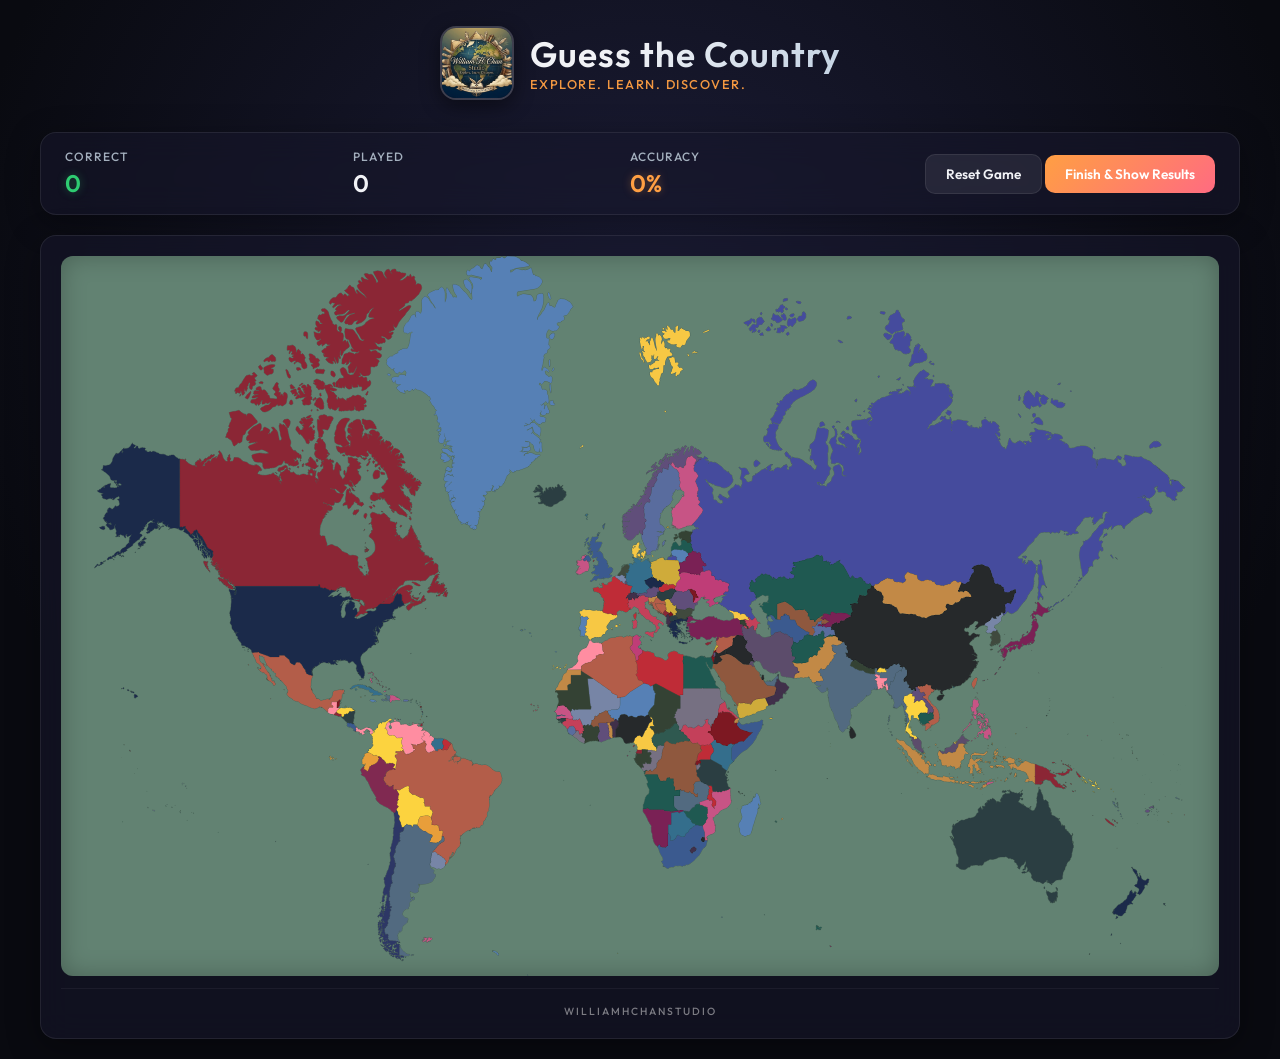
<file: guess-the-country/index.html>
<!DOCTYPE html>
<html lang="en">
<head>
    <meta charset="UTF-8">
    <meta name="viewport" content="width=device-width, initial-scale=1.0">
    <title>Guess the Country</title>

    <!-- Open Graph / Facebook / Meta Debugger -->
    <meta property="og:type" content="website" />
    <meta property="og:url" content="https://guess-thecountry.netlify.app/" />
    <meta property="og:title" content="Guess the Country - Country Trivia Game" />
    <meta property="og:description" content="Test your geography skills with Guess the Country, a premium timezone-based global guessing game!" />
    <meta property="og:image" content="https://guess-thecountry.netlify.app/og-image.jpg" />
    <meta property="og:image:width" content="1024" />
    <meta property="og:image:height" content="1024" />
    <meta property="og:image:type" content="image/jpeg" />

    <!-- Twitter -->
    <meta name="twitter:card" content="summary_large_image" />
    <meta name="twitter:title" content="Guess the Country - Country Trivia Game" />
    <meta name="twitter:description" content="Test your geography skills with Guess the Country, a premium timezone-based global guessing game!" />
    <meta name="twitter:image" content="https://guess-thecountry.netlify.app/og-image.jpg" />

    <link rel="stylesheet" href="style.css">
    <link rel="manifest" href="manifest.json">
    <meta name="theme-color" content="#09131d">
    <meta name="apple-mobile-web-app-capable" content="yes">
    <meta name="apple-mobile-web-app-status-bar-style" content="black-translucent">

    <!-- Touch Icons for iPhone/iPad & Android Home Screen -->
    <link rel="apple-touch-icon" sizes="180x180" href="phone-icon.png">
    <link rel="icon" type="image/png" sizes="180x180" href="phone-icon.png">

    <!-- Google Fonts for premium typography -->
    <link rel="preconnect" href="https://fonts.googleapis.com">
    <link rel="preconnect" href="https://fonts.gstatic.com" crossorigin>
    <link href="https://fonts.googleapis.com/css2?family=Outfit:wght@300;400;600;800&display=swap" rel="stylesheet">
</head>
<body>
    <div class="app-container">
        <!-- Header Section -->
        <header class="main-header">
            <div class="logo-area">
                <img src="brand-logo.png" alt="William H. Chan Studio - Guess the Country" class="game-logo-img">
                <div class="header-titles">
                    <h1>Guess the Country</h1>
                    <p class="header-tagline">Explore. Learn. Discover.</p>
                </div>
            </div>
        </header>

        <!-- Stats Bar -->
        <section class="stats-bar glass-panel">
            <div class="stat-box">
                <span class="stat-label">Correct</span>
                <span class="stat-value text-success" id="stats-correct">0</span>
            </div>
            <div class="stat-box">
                <span class="stat-label">Played</span>
                <span class="stat-value" id="stats-played">0</span>
            </div>
            <div class="stat-box">
                <span class="stat-label">Accuracy</span>
                <span class="stat-value text-accent" id="stats-accuracy">0%</span>
            </div>
            <div class="action-box">
                <button id="btn-reset-main" class="btn btn-secondary">Reset Game</button>
                <button id="btn-finish" class="btn btn-primary btn-glow">Finish & Show Results</button>
            </div>
        </section>

        <!-- Main Map Screen -->
        <main class="map-container glass-panel">
            <!-- Loading Indicator -->
            <div id="map-loader" class="loader-container">
                <div class="spinner"></div>
                <p>Aligning satellite telemetry...</p>
            </div>

            <!-- Single World Map Viewport -->
            <div id="map-viewport" class="map-viewport"></div>

            <!-- Bottom-Left Legend Panel for Small Countries -->
            <div id="map-legend" class="map-legend-panel" style="display: none;">
                <div class="map-legend-title">Country Index</div>
                <div id="legend-list" class="legend-list">
                    <!-- Injected dynamically via JS -->
                </div>
            </div>

            <!-- Watermark Underneath the Map Viewport -->
            <div class="watermark-footer">WILLIAMHCHANSTUDIO</div>
        </main>
    </div>

    <!-- Quiz Overlay Modal -->
    <div id="quiz-modal" class="modal-overlay" style="display: none;">
        <div class="modal-card glass-panel">
            <div class="modal-header">
                <h3>Guess the Country</h3>
            </div>
            
            <div class="modal-body">
                <p class="instruction">Identify the highlighted territory on the map:</p>
                <div class="choices-list" id="choices-container">
                    <!-- Buttons injected via JS -->
                </div>
                <div id="quiz-feedback" class="quiz-feedback"></div>
            </div>

            <div class="modal-footer" id="modal-footer" style="display: none;">
                <button id="btn-modal-close" class="btn btn-secondary">Close Window</button>
            </div>
        </div>
    </div>

    <!-- End Results Screen Overlay -->
    <div id="end-screen" class="end-screen-overlay" style="display: none;">
        <div class="end-card glass-panel">
            <h2>Guess the Country Completed</h2>
            <p class="subtitle">Your Global Navigation Report</p>

            <div class="score-visualization">
                <div class="radial-progress">
                    <svg viewBox="0 0 100 100">
                        <circle class="bg" cx="50" cy="50" r="45"></circle>
                        <circle id="radial-progress-bar" class="bar" cx="50" cy="50" r="45" stroke-dasharray="282.7" stroke-dashoffset="282.7"></circle>
                    </svg>
                    <div class="radial-label">
                        <span id="radial-pct" class="pct">0%</span>
                        <span class="fraction" id="radial-fraction">0 / 0</span>
                    </div>
                </div>
            </div>

            <div class="summary-details">
                <div class="summary-box">
                    <span class="label">Correct Countries</span>
                    <span class="value text-success" id="end-correct">0</span>
                </div>
                <div class="summary-box">
                    <span class="label">Total Played</span>
                    <span class="value" id="end-played">0</span>
                </div>
                <div class="summary-box">
                    <span class="label">Rank</span>
                    <span class="value text-accent" id="end-rank">Novice Navigator</span>
                </div>
            </div>

            <h3>Chronicle of Conquests</h3>
            <div class="played-list-container">
                <ul class="played-list" id="end-played-list">
                    <!-- Injected via JS -->
                </ul>
            </div>

            <div class="end-actions">
                <button id="btn-resume-explore" class="btn btn-secondary">Review Maps</button>
                <button id="btn-restart-game" class="btn btn-primary btn-glow">Reset & Restart Game</button>
            </div>
        </div>
    </div>

    <!-- Load Local SVG data & Main Game Logic -->
    <script src="svg-data.js"></script>
    <script src="app.js"></script>
</body>
</html>
</file>
<file: guess-the-country/style.css>
/* ==========================================================================
   CHRONO-QUEST DESIGN SYSTEM (style.css)
   ========================================================================== */

:root {
    /* Color Palette */
    --bg-dark: #090a10;
    --bg-deep: #121324;
    --bg-panel: rgba(22, 23, 42, 0.6);
    --border-color: rgba(255, 255, 255, 0.08);
    --text-primary: #f1f2f6;
    --text-muted: #a4b0be;
    
    /* Neon Accents */
    --accent: #ff9f43;
    --accent-glow: rgba(255, 159, 67, 0.35);
    --success: #2ecc71;
    --success-glow: rgba(46, 204, 113, 0.35);
    --danger: #ff4757;
    --danger-glow: rgba(255, 71, 87, 0.35);
    --primary: #54a0ff;
    --primary-glow: rgba(84, 160, 255, 0.35);
    
    /* Map Colors */
    --map-sea: #2a739c; /* Steel blue matching the reference map */
    --map-stroke: #09131d; /* Dark matching the reference map */
    --map-hover-stroke: #ffffff;
    
    /* Font */
    --font-stack: 'Outfit', sans-serif;
    
    /* Transitions */
    --transition-speed: 0.25s;
    --ease-smooth: cubic-bezier(0.4, 0, 0.2, 1);
}

/* Reset & Basics */
* {
    margin: 0;
    padding: 0;
    box-sizing: border-box;
}

body {
    background: radial-gradient(circle at 50% 30%, #1c1d38 0%, var(--bg-dark) 70%);
    color: var(--text-primary);
    font-family: var(--font-stack);
    min-height: 100vh;
    display: flex;
    justify-content: center;
    align-items: center;
    overflow-x: hidden;
    padding: 20px;
}

/* Scrollbar styling */
::-webkit-scrollbar {
    width: 6px;
    height: 6px;
}

::-webkit-scrollbar-track {
    background: rgba(255, 255, 255, 0.02);
}

::-webkit-scrollbar-thumb {
    background: rgba(255, 255, 255, 0.15);
    border-radius: 4px;
}

::-webkit-scrollbar-thumb:hover {
    background: rgba(255, 255, 255, 0.3);
}

/* Layout Container */
.app-container {
    width: 100%;
    max-width: 1200px;
    display: flex;
    flex-direction: column;
    gap: 20px;
    animation: fadeIn 0.8s var(--ease-smooth);
}

/* Glassmorphism Panel Template */
.glass-panel {
    background: var(--bg-panel);
    backdrop-filter: blur(16px);
    -webkit-backdrop-filter: blur(16px);
    border: 1px solid var(--border-color);
    border-radius: 16px;
    box-shadow: 0 8px 32px 0 rgba(0, 0, 0, 0.37);
}

/* Header */
header.main-header {
    display: flex;
    justify-content: center;
    align-items: center;
    padding: 6px 0;
    margin-bottom: 6px;
}

.logo-area {
    display: flex;
    align-items: center;
    justify-content: center;
    gap: 16px;
}

.game-logo-img {
    width: 74px;
    height: 74px;
    border-radius: 16px;
    object-fit: cover;
    border: 2px solid rgba(255, 255, 255, 0.18);
    box-shadow: 0 6px 20px rgba(0, 0, 0, 0.45);
    transition: transform 0.25s var(--ease-smooth);
}

.game-logo-img:hover {
    transform: scale(1.04);
}

.header-titles {
    display: flex;
    flex-direction: column;
    align-items: flex-start;
    gap: 2px;
}

header h1 {
    font-size: 2.2rem;
    font-weight: 600;
    letter-spacing: 1px;
    background: linear-gradient(135deg, var(--text-primary) 30%, #c8d6e5 90%);
    -webkit-background-clip: text;
    -webkit-text-fill-color: transparent;
    margin: 0;
    line-height: 1.15;
}

.header-tagline {
    font-size: 0.8rem;
    font-weight: 500;
    color: var(--accent);
    letter-spacing: 1.5px;
    text-transform: uppercase;
    margin: 0;
    opacity: 0.95;
}

/* Stats Bar */
.stats-bar {
    display: flex;
    justify-content: space-between;
    align-items: center;
    padding: 16px 24px;
    flex-wrap: wrap;
    gap: 15px;
}

.stat-box {
    display: flex;
    flex-direction: column;
    gap: 4px;
}

.stat-label {
    font-size: 0.75rem;
    font-weight: 500;
    text-transform: uppercase;
    letter-spacing: 1px;
    color: var(--text-muted);
}

.stat-value {
    font-size: 1.5rem;
    font-weight: 600;
    letter-spacing: 0.5px;
}

.text-success {
    color: var(--success);
    text-shadow: 0 0 8px var(--success-glow);
}

.text-accent {
    color: var(--accent);
    text-shadow: 0 0 8px var(--accent-glow);
}

/* Map Main Container */
.map-container {
    position: relative;
    width: 100%;
    min-height: 520px;
    display: flex;
    flex-direction: column;
    justify-content: center;
    align-items: center;
    padding: 20px;
    overflow: hidden;
}

/* Watermark Footer (placed underneath the map viewport) */
.watermark-footer {
    text-align: center;
    font-size: 0.65rem;
    font-weight: 500;
    letter-spacing: 2px;
    color: rgba(255, 255, 255, 0.45);
    padding-top: 16px;
    margin-top: 12px;
    border-top: 1px solid rgba(255, 255, 255, 0.05);
    width: 100%;
    user-select: none;
    pointer-events: none;
    font-family: 'Outfit', sans-serif;
}

/* Loading Spinner */
.loader-container {
    position: absolute;
    display: flex;
    flex-direction: column;
    align-items: center;
    gap: 15px;
    color: var(--text-muted);
    z-index: 10;
}

.spinner {
    width: 40px;
    height: 40px;
    border: 3px solid rgba(255, 255, 255, 0.05);
    border-top: 3px solid var(--primary);
    border-radius: 50%;
    animation: spin 1s linear infinite;
}

/* Map Viewport */
.map-viewport {
    width: 100%;
    height: 100%;
    min-height: 480px;
    display: flex;
    justify-content: center;
    align-items: center;
    animation: scaleIn 0.5s var(--ease-smooth);
}

/* SVG Rendering Customization */
.map-viewport svg {
    width: 100%;
    height: auto;
    max-height: 720px;
    overflow: visible;
    background: #628272; /* 2x darker greenish sea ocean for rich contrast */
    border-radius: 12px;
    box-shadow: inset 0 0 25px rgba(0, 0, 0, 0.25);
}

.map-viewport svg path,
.map-viewport svg g path {
    stroke: rgba(0, 0, 0, 0.35);
    stroke-width: 0.5px;
    stroke-linejoin: round;
    paint-order: stroke fill;
    cursor: pointer;
}

/* Country Hover and Click interactive state - 100% rock solid, zero flashing */
.map-viewport svg path[id]:hover {
    stroke: #ffffff !important;
    stroke-width: 0.5px !important; /* Constant width prevents boundary jitter */
    cursor: pointer;
}

/* Game States applied to SVG */
.map-viewport svg .correct,
.map-viewport svg g.correct path,
.map-viewport svg .failed,
.map-viewport svg g.failed path {
    fill: #ffffff !important; /* Answered countries turn pure White */
    stroke: #16242f !important;
    stroke-width: 0.6px !important;
    filter: drop-shadow(0 1px 2px rgba(0, 0, 0, 0.15)) !important;
    pointer-events: none !important; /* Disable clicking again in the same round */
    cursor: default !important;
}

/* Red Cross Overlay for incorrect guesses */
.map-viewport svg g.map-country-cross {
    pointer-events: none !important;
}

.map-viewport svg g.map-country-cross line {
    stroke: #ff4757 !important;
    stroke-linecap: round;
    pointer-events: none !important;
    filter: drop-shadow(0 0 2px rgba(255, 71, 87, 0.4));
    animation: fadeIn 0.4s var(--ease-smooth);
}

.map-viewport svg .active-pulse,
.map-viewport svg g.active-pulse path {
    stroke: var(--accent) !important;
    stroke-width: 1.1px !important;
    animation: countryPulse 1.5s infinite alternate var(--ease-smooth);
}

/* Dynamic Map Labels */
.map-viewport svg text.map-country-label {
    fill: #09131d; /* Dark crisp text on white answered country */
    font-weight: 600; /* Reduced from 800 */
    pointer-events: none !important; /* Crucial: clicks must pass through text */
    user-select: none;
    text-shadow: 0 0 2px #ffffff, 0 0 3px #ffffff; /* Clean white glow for contrast */
    font-family: 'Outfit', sans-serif;
    animation: fadeIn 0.4s var(--ease-smooth);
}

/* SVG Numbered Callouts for Small Countries */
.map-viewport svg g.map-country-callout {
    pointer-events: none !important;
    animation: fadeIn 0.4s var(--ease-smooth);
}

.map-viewport svg circle.callout-circle {
    fill: #142838;
    stroke: #ffffff;
    stroke-width: 0.75px;
    pointer-events: none !important;
}

.map-viewport svg text.callout-text {
    fill: #ffffff;
    font-size: 4.8px;
    font-weight: 700;
    text-anchor: middle;
    dominant-baseline: central;
    pointer-events: none !important;
    user-select: none;
    font-family: 'Outfit', sans-serif;
}

.map-viewport svg line.callout-line {
    stroke: #ffffff;
    stroke-width: 0.65px;
    stroke-dasharray: 1.2, 0.8;
    pointer-events: none !important;
}

/* Bottom-Left Map Legend Panel */
.map-legend-panel {
    position: absolute;
    bottom: 22px;
    left: 20px;
    max-width: 240px;
    max-height: 190px;
    overflow-y: auto;
    background: rgba(10, 22, 33, 0.88);
    border: 1px solid rgba(255, 255, 255, 0.15);
    border-radius: 12px;
    padding: 8px 12px;
    backdrop-filter: blur(10px);
    box-shadow: 0 6px 20px rgba(0, 0, 0, 0.45);
    z-index: 10;
    animation: fadeIn 0.3s var(--ease-smooth);
}

.map-legend-title {
    font-size: 0.68rem;
    font-weight: 600;
    text-transform: uppercase;
    letter-spacing: 1.2px;
    color: var(--accent);
    margin-bottom: 6px;
    padding-bottom: 4px;
    border-bottom: 1px solid rgba(255, 255, 255, 0.1);
}

.legend-list {
    display: flex;
    flex-direction: column;
    gap: 4px;
}

.legend-item {
    display: flex;
    align-items: center;
    gap: 8px;
    font-size: 0.78rem;
    color: #ffffff;
    padding: 3px 6px;
    border-radius: 6px;
    cursor: pointer;
    transition: background 0.15s ease, transform 0.15s ease;
}

.legend-item:hover {
    background: rgba(255, 255, 255, 0.15);
    transform: translateX(2px);
}

.legend-badge {
    width: 18px;
    height: 18px;
    border-radius: 50%;
    background: #142838;
    border: 1.2px solid #ffffff;
    color: #ffffff;
    display: flex;
    align-items: center;
    justify-content: center;
    font-size: 0.65rem;
    font-weight: 700;
    flex-shrink: 0;
}

.legend-name {
    white-space: nowrap;
    overflow: hidden;
    text-overflow: ellipsis;
}

/* Buttons */
.btn {
    font-family: var(--font-stack);
    font-weight: 600;
    font-size: 0.85rem;
    padding: 10px 20px;
    border-radius: 10px;
    border: none;
    cursor: pointer;
    transition: all var(--transition-speed) var(--ease-smooth);
    display: inline-flex;
    align-items: center;
    gap: 8px;
}

.btn-primary {
    background: linear-gradient(135deg, var(--accent) 0%, #ff6b81 100%);
    color: #ffffff;
}

.btn-primary:hover {
    transform: translateY(-2px);
    box-shadow: 0 4px 15px var(--accent-glow);
}

.btn-secondary {
    background: rgba(255, 255, 255, 0.08);
    color: var(--text-primary);
    border: 1px solid var(--border-color);
}

.btn-secondary:hover {
    background: rgba(255, 255, 255, 0.15);
}

.btn-glow {
    position: relative;
    overflow: hidden;
}

.btn-glow::after {
    content: '';
    position: absolute;
    top: -50%;
    left: -50%;
    width: 200%;
    height: 200%;
    background: linear-gradient(45deg, transparent, rgba(255, 255, 255, 0.1), transparent);
    transform: rotate(45deg);
    transition: all 0.5s;
    opacity: 0;
}

.btn-glow:hover::after {
    left: 120%;
    opacity: 1;
}

/* Modals Overlay */
.modal-overlay,
.end-screen-overlay {
    position: fixed;
    top: 0;
    left: 0;
    width: 100vw;
    height: 100vh;
    background: rgba(4, 5, 10, 0.8);
    backdrop-filter: blur(8px);
    -webkit-backdrop-filter: blur(8px);
    display: flex;
    justify-content: center;
    align-items: center;
    z-index: 100;
    padding: 20px;
    animation: fadeIn 0.3s var(--ease-smooth);
}

.modal-card {
    width: 100%;
    max-width: 480px;
    padding: 24px;
    display: flex;
    flex-direction: column;
    gap: 16px;
    animation: slideUp 0.4s cubic-bezier(0.18, 0.89, 0.32, 1.28);
}

.modal-header {
    display: flex;
    justify-content: space-between;
    align-items: center;
    border-bottom: 1px solid var(--border-color);
    padding-bottom: 12px;
}

.modal-header h3 {
    font-size: 1.3rem;
    font-weight: 600;
    color: var(--text-primary);
}

.close-info {
    font-size: 1.5rem;
    cursor: pointer;
    color: var(--text-muted);
    transition: color var(--transition-speed);
}

.close-info:hover {
    color: var(--text-primary);
}

.chances-container {
    display: flex;
    align-items: center;
    gap: 6px;
}

.chances-label {
    font-size: 0.75rem;
    text-transform: uppercase;
    color: var(--text-muted);
}

.chances-icons {
    font-size: 1rem;
    letter-spacing: 2px;
    filter: drop-shadow(0 0 4px var(--danger-glow));
    animation: heartbeat 1s infinite alternate;
}

.modal-body .instruction {
    font-size: 0.9rem;
    color: var(--text-muted);
    margin-bottom: 12px;
}

/* Choices Buttons */
.choices-list {
    display: flex;
    flex-direction: column;
    gap: 8px;
}

.choice-btn {
    background: rgba(255, 255, 255, 0.03);
    border: 1px solid var(--border-color);
    color: var(--text-primary);
    padding: 12px 16px;
    border-radius: 10px;
    font-family: var(--font-stack);
    font-size: 0.95rem;
    font-weight: 500;
    text-align: left;
    cursor: pointer;
    transition: all 0.2s var(--ease-smooth);
    display: flex;
    justify-content: space-between;
    align-items: center;
}

.choice-btn:hover {
    background: rgba(255, 255, 255, 0.08);
    transform: translateX(4px);
    border-color: rgba(255, 255, 255, 0.2);
}

.choice-btn:active {
    transform: translateX(2px);
}

/* Choice States */
.choice-btn.correct-choice {
    background: rgba(46, 204, 113, 0.15) !important;
    border-color: var(--success) !important;
    color: var(--success) !important;
    box-shadow: 0 0 10px rgba(46, 204, 113, 0.1);
}

.choice-btn.wrong-choice {
    background: rgba(255, 71, 87, 0.15) !important;
    border-color: var(--danger) !important;
    color: var(--danger) !important;
    box-shadow: 0 0 10px rgba(255, 71, 87, 0.1);
    opacity: 0.6;
    cursor: not-allowed;
    transform: none !important;
}

/* Shake Animation for incorrect choices */
.shake {
    animation: shake 0.4s ease;
}

.quiz-feedback {
    min-height: 20px;
    font-size: 0.85rem;
    font-weight: 600;
    text-align: center;
    margin-top: 10px;
}

.modal-footer {
    display: flex;
    justify-content: flex-end;
    margin-top: 10px;
}

/* Info status indicator badge */
.info-status-badge {
    display: inline-block;
    padding: 4px 12px;
    border-radius: 20px;
    font-size: 0.75rem;
    font-weight: 600;
    text-transform: uppercase;
    margin-bottom: 12px;
}

.info-status-badge.correct {
    background: rgba(46, 204, 113, 0.2);
    color: var(--success);
    border: 1px solid var(--success);
}

.info-status-badge.failed {
    background: rgba(255, 71, 87, 0.2);
    color: var(--danger);
    border: 1px solid var(--danger);
}

/* End Screen */
.end-card {
    width: 100%;
    max-width: 540px;
    padding: 32px;
    display: flex;
    flex-direction: column;
    gap: 20px;
    text-align: center;
    animation: scaleIn 0.5s var(--ease-smooth);
}

.end-card h2 {
    font-size: 1.8rem;
    font-weight: 600;
    background: linear-gradient(135deg, #ffffff 30%, #a4b0be 90%);
    -webkit-background-clip: text;
    -webkit-text-fill-color: transparent;
}

.score-visualization {
    display: flex;
    justify-content: center;
    margin: 10px 0;
}

/* Radial Progress Ring */
.radial-progress {
    position: relative;
    width: 130px;
    height: 130px;
}

.radial-progress svg {
    transform: rotate(-90deg);
    width: 100%;
    height: 100%;
}

.radial-progress circle {
    fill: transparent;
    stroke-width: 6;
}

.radial-progress circle.bg {
    stroke: rgba(255, 255, 255, 0.04);
}

.radial-progress circle.bar {
    stroke: var(--accent);
    stroke-linecap: round;
    transition: stroke-dashoffset 1s ease-in-out;
    filter: drop-shadow(0 0 6px var(--accent-glow));
}

.radial-label {
    position: absolute;
    top: 50%;
    left: 50%;
    transform: translate(-50%, -50%);
    display: flex;
    flex-direction: column;
    align-items: center;
    line-height: 1.1;
}

.radial-label .pct {
    font-size: 1.7rem;
    font-weight: 600;
    color: var(--text-primary);
}

.radial-label .fraction {
    font-size: 0.75rem;
    color: var(--text-muted);
}

.summary-details {
    display: grid;
    grid-template-columns: repeat(3, 1fr);
    gap: 10px;
    border-top: 1px solid var(--border-color);
    border-bottom: 1px solid var(--border-color);
    padding: 16px 0;
}

.summary-box {
    display: flex;
    flex-direction: column;
    gap: 4px;
}

.summary-box .label {
    font-size: 0.7rem;
    text-transform: uppercase;
    color: var(--text-muted);
}

.summary-box .value {
    font-size: 1.2rem;
    font-weight: 600;
}

/* Played List Summary */
.played-list-container {
    max-height: 150px;
    overflow-y: auto;
    padding-right: 5px;
    border: 1px solid var(--border-color);
    border-radius: 8px;
    background: rgba(0, 0, 0, 0.1);
}

.played-list {
    list-style: none;
    text-align: left;
}

.played-item {
    display: flex;
    justify-content: space-between;
    align-items: center;
    padding: 8px 12px;
    border-bottom: 1px solid rgba(255, 255, 255, 0.03);
    font-size: 0.85rem;
}

.played-item:last-child {
    border-bottom: none;
}

.played-country-name {
    display: flex;
    align-items: center;
    gap: 8px;
}

.played-badge {
    padding: 2px 8px;
    border-radius: 12px;
    font-size: 0.65rem;
    font-weight: 600;
    text-transform: uppercase;
}

.played-badge.correct {
    background: rgba(46, 204, 113, 0.15);
    color: var(--success);
}

.played-badge.failed {
    background: rgba(255, 71, 87, 0.15);
    color: var(--danger);
}

.end-actions {
    display: flex;
    justify-content: center;
    gap: 15px;
    margin-top: 10px;
}

/* Keyframe Animations */
@keyframes spin {
    to { transform: rotate(360deg); }
}

@keyframes fadeIn {
    from { opacity: 0; }
    to { opacity: 1; }
}

@keyframes scaleIn {
    from { transform: scale(0.95); opacity: 0; }
    to { transform: scale(1); opacity: 1; }
}

@keyframes slideUp {
    from { transform: translateY(20px); opacity: 0; }
    to { transform: translateY(0); opacity: 1; }
}

@keyframes countryPulse {
    from { filter: drop-shadow(0 0 2px var(--accent-glow)); }
    to { filter: drop-shadow(0 0 10px var(--accent-glow)); }
}

@keyframes heartbeat {
    from { transform: scale(1); }
    to { transform: scale(1.1); }
}

@keyframes shake {
    0%, 100% { transform: translateX(0); }
    20%, 60% { transform: translateX(-6px); }
    40%, 80% { transform: translateX(6px); }
}

/* Responsiveness adjustments */
@media (max-width: 600px) {
    .app-container {
        padding: 8px;
        gap: 12px;
    }
    
    header.main-header {
        margin-bottom: 4px;
    }
    
    .logo-area {
        gap: 12px;
    }
    
    .game-logo-img {
        width: 54px;
        height: 54px;
        border-radius: 12px;
    }
    
    header h1 {
        font-size: 1.5rem;
    }
    
    .header-tagline {
        font-size: 0.68rem;
    }
    
    .stats-bar {
        padding: 8px 12px;
        gap: 10px;
    }
    
    .stat-value {
        font-size: 1.1rem;
    }
    
    .map-container {
        padding: 8px;
        min-height: 380px;
    }
    
    .map-viewport svg {
        max-height: 520px; /* Maximize vertical height on mobile screens */
    }
    
    .watermark-footer {
        font-size: 0.55rem;
        padding-top: 10px;
        margin-top: 6px;
    }
}
</file>
